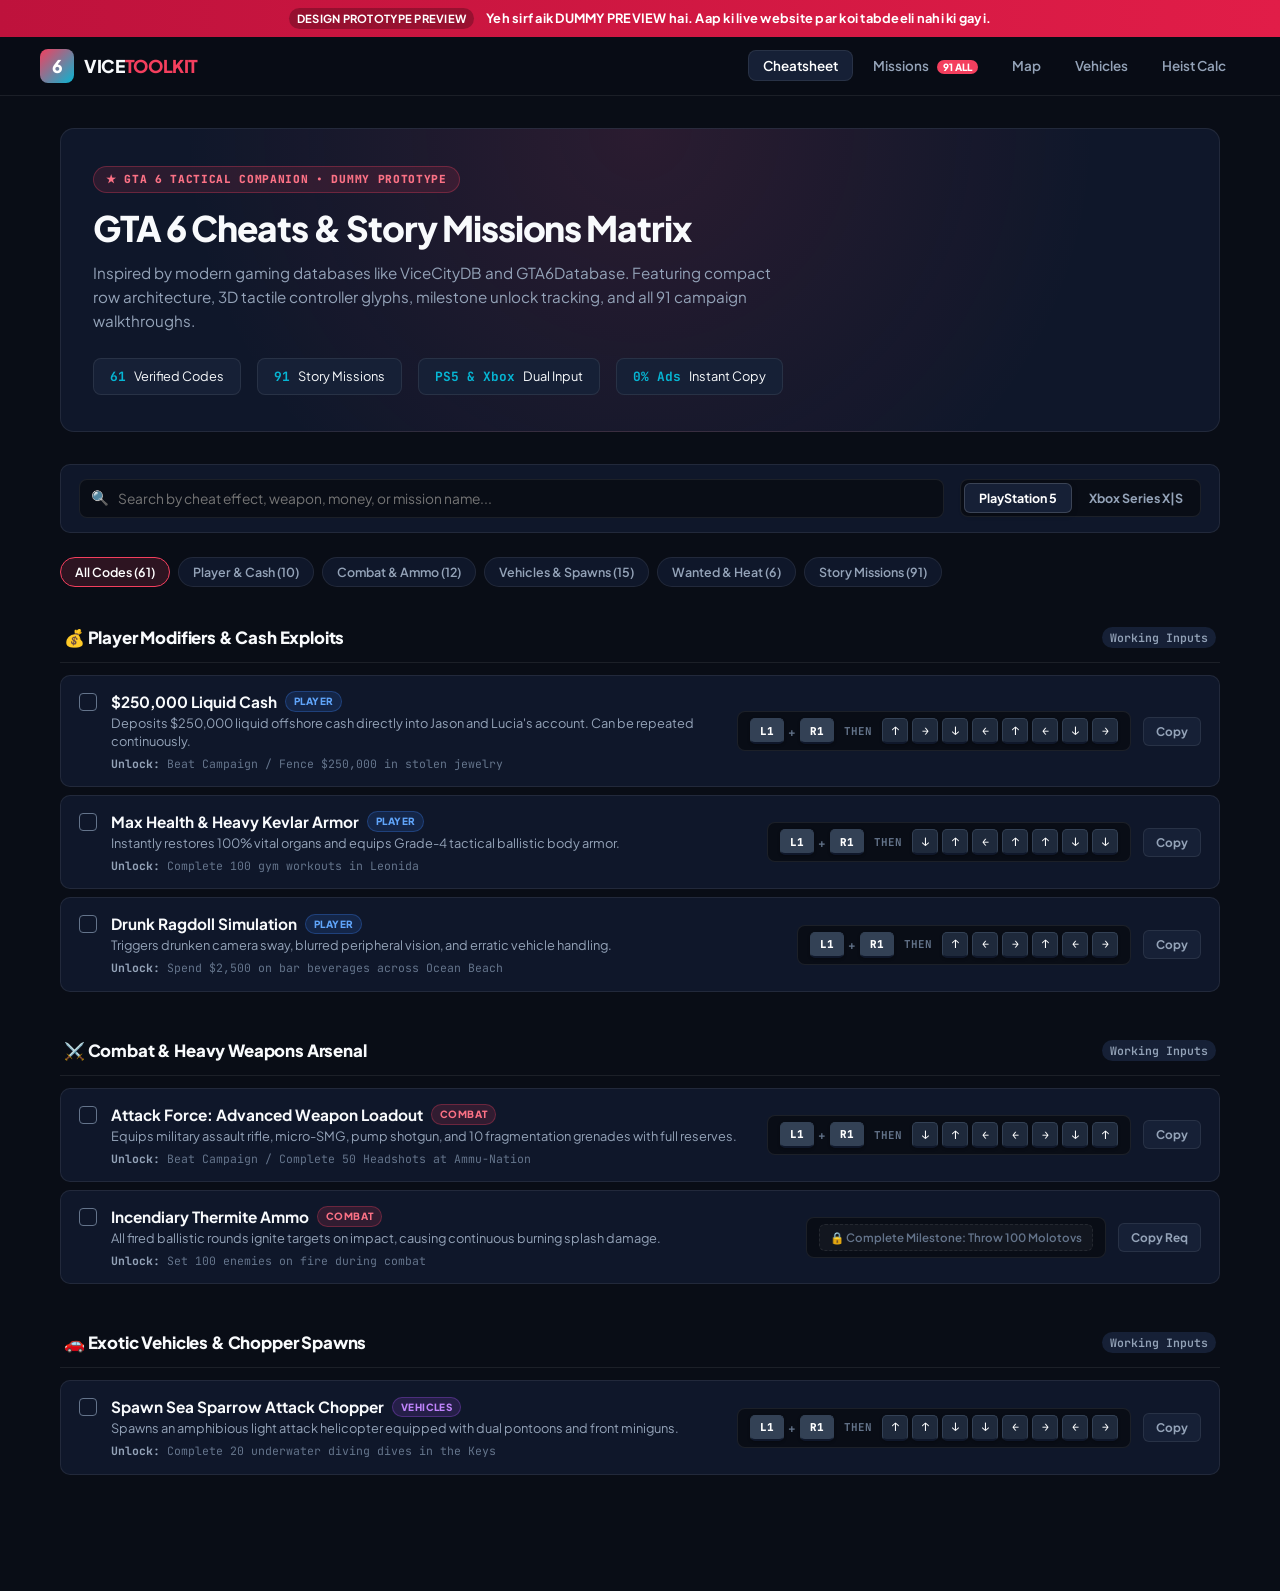
<file: preview/index.html>
<!DOCTYPE html>
<html lang="en">
<head>
  <meta charset="UTF-8">
  <meta name="viewport" content="width=device-width, initial-scale=1.0">
  <title>ViceToolkit Prototype: Next-Gen Cheats &amp; Missions UI Preview</title>
  <meta name="robots" content="noindex, nofollow">
  <link rel="preconnect" href="https://fonts.googleapis.com">
  <link rel="preconnect" href="https://fonts.gstatic.com" crossorigin>
  <link href="https://fonts.googleapis.com/css2?family=Plus+Jakarta+Sans:wght@400;500;600;700;800&family=JetBrains+Mono:wght@500;700;800&display=swap" rel="stylesheet">
  <style>
    :root {
      --bg-base: #090d16;
      --bg-surface: #0f172a;
      --bg-elevated: #162036;
      --bg-row-hover: #1c2a47;
      --border-subtle: rgba(255, 255, 255, 0.08);
      --border-medium: rgba(255, 255, 255, 0.16);
      --accent-primary: #f43f5e;
      --accent-cyan: #06b6d4;
      --accent-amber: #f59e0b;
      --accent-emerald: #10b981;
      --text-main: #f8fafc;
      --text-muted: #94a3b8;
      --text-dim: #64748b;
      --key-bg: #1e293b;
      --key-border: #334155;
      --key-bottom: #0f172a;
      --radius-sm: 6px;
      --radius-md: 10px;
      --radius-lg: 14px;
      --font-sans: 'Plus Jakarta Sans', -apple-system, sans-serif;
      --font-mono: 'JetBrains Mono', monospace;
    }

    * { box-sizing: border-box; margin: 0; padding: 0; }
    body {
      background-color: var(--bg-base);
      color: var(--text-main);
      font-family: var(--font-sans);
      line-height: 1.5;
      -webkit-font-smoothing: antialiased;
    }

    /* Top Prototype Notice Banner */
    .prototype-bar {
      background: linear-gradient(90deg, #be123c, #e11d48);
      color: #ffffff;
      padding: 8px 16px;
      font-size: 0.8rem;
      font-weight: 700;
      text-align: center;
      display: flex;
      align-items: center;
      justify-content: center;
      gap: 12px;
      letter-spacing: 0.02em;
    }
    .prototype-badge {
      background: rgba(0, 0, 0, 0.25);
      padding: 2px 8px;
      border-radius: 9999px;
      font-size: 0.7rem;
      text-transform: uppercase;
    }

    /* Frosted Sticky Navbar */
    .preview-nav {
      position: sticky;
      top: 0;
      z-index: 50;
      background: rgba(9, 13, 22, 0.85);
      backdrop-filter: blur(16px);
      border-bottom: 1px solid var(--border-subtle);
      padding: 12px 24px;
    }
    .preview-nav-inner {
      max-width: 1200px;
      margin: 0 auto;
      display: flex;
      align-items: center;
      justify-content: space-between;
      gap: 20px;
    }
    .preview-brand {
      display: flex;
      align-items: center;
      gap: 10px;
      text-decoration: none;
      color: var(--text-main);
    }
    .brand-box {
      width: 34px;
      height: 34px;
      background: linear-gradient(135deg, var(--accent-primary), var(--accent-cyan));
      border-radius: 8px;
      display: flex;
      align-items: center;
      justify-content: center;
      font-weight: 900;
      font-size: 1.1rem;
      color: #fff;
    }
    .brand-title {
      font-weight: 800;
      font-size: 1.1rem;
      letter-spacing: -0.02em;
    }
    .brand-title span { color: var(--accent-primary); }

    .preview-menu {
      display: flex;
      align-items: center;
      gap: 6px;
    }
    .preview-menu-btn {
      background: transparent;
      border: none;
      color: var(--text-muted);
      font-family: inherit;
      font-size: 0.84rem;
      font-weight: 600;
      padding: 6px 14px;
      border-radius: 8px;
      cursor: pointer;
      transition: all 0.15s ease;
      text-decoration: none;
    }
    .preview-menu-btn:hover {
      color: var(--text-main);
      background: rgba(255, 255, 255, 0.05);
    }
    .preview-menu-btn.active {
      color: #ffffff;
      background: var(--bg-elevated);
      border: 1px solid var(--border-subtle);
    }
    .preview-menu-btn .pill-new {
      background: var(--accent-primary);
      color: #fff;
      font-size: 0.62rem;
      font-weight: 800;
      padding: 1px 6px;
      border-radius: 9999px;
      margin-left: 6px;
      text-transform: uppercase;
    }

    /* Main Container */
    .preview-wrap {
      max-width: 1200px;
      margin: 0 auto;
      padding: 32px 20px 80px;
    }

    /* Cinematic Hero (GTA6Database Style) */
    .hero-box {
      background: radial-gradient(circle at 50% 0%, rgba(244, 63, 94, 0.12), transparent 70%), var(--bg-surface);
      border: 1px solid var(--border-subtle);
      border-radius: var(--radius-lg);
      padding: 36px 32px;
      margin-bottom: 32px;
      position: relative;
      overflow: hidden;
    }
    .hero-glow-badge {
      display: inline-flex;
      align-items: center;
      gap: 6px;
      background: rgba(244, 63, 94, 0.12);
      border: 1px solid rgba(244, 63, 94, 0.3);
      color: #fb7185;
      font-size: 0.7rem;
      font-weight: 800;
      font-family: var(--font-mono);
      padding: 4px 12px;
      border-radius: 9999px;
      letter-spacing: 0.06em;
      text-transform: uppercase;
      margin-bottom: 14px;
    }
    .hero-h1 {
      font-size: 2.2rem;
      font-weight: 800;
      letter-spacing: -0.03em;
      line-height: 1.2;
      margin-bottom: 12px;
    }
    .hero-p {
      color: var(--text-muted);
      font-size: 0.95rem;
      max-width: 680px;
      line-height: 1.6;
      margin-bottom: 24px;
    }
    .hero-stats-row {
      display: flex;
      flex-wrap: wrap;
      gap: 16px;
    }
    .stat-chip {
      background: var(--bg-elevated);
      border: 1px solid var(--border-subtle);
      padding: 8px 16px;
      border-radius: 8px;
      font-size: 0.8rem;
      display: flex;
      align-items: center;
      gap: 8px;
    }
    .stat-chip strong { color: var(--accent-cyan); font-family: var(--font-mono); }

    /* Controls Bar: Search & Platform Switcher */
    .controls-strip {
      display: flex;
      flex-wrap: wrap;
      gap: 16px;
      align-items: center;
      justify-content: space-between;
      margin-bottom: 24px;
      background: var(--bg-surface);
      border: 1px solid var(--border-subtle);
      padding: 14px 18px;
      border-radius: var(--radius-md);
    }
    .search-box {
      flex: 1 1 320px;
      position: relative;
    }
    .search-input {
      width: 100%;
      background: var(--bg-base);
      border: 1px solid var(--border-subtle);
      border-radius: 8px;
      padding: 10px 14px 10px 38px;
      color: var(--text-main);
      font-family: inherit;
      font-size: 0.86rem;
      outline: none;
      transition: border-color 0.15s ease;
    }
    .search-input:focus { border-color: var(--accent-primary); }
    .search-icon {
      position: absolute;
      left: 12px;
      top: 50%;
      transform: translateY(-50%);
      color: var(--text-dim);
      font-size: 0.9rem;
    }

    .platform-tabs {
      display: flex;
      background: var(--bg-base);
      border: 1px solid var(--border-subtle);
      padding: 3px;
      border-radius: 8px;
      gap: 3px;
    }
    .platform-btn {
      background: transparent;
      border: none;
      color: var(--text-muted);
      font-family: inherit;
      font-size: 0.78rem;
      font-weight: 700;
      padding: 6px 14px;
      border-radius: 6px;
      cursor: pointer;
      transition: all 0.15s ease;
    }
    .platform-btn.active {
      background: var(--bg-elevated);
      color: #ffffff;
      border: 1px solid var(--border-medium);
      box-shadow: 0 2px 6px rgba(0, 0, 0, 0.2);
    }

    /* Category Filter Badges */
    .category-pills {
      display: flex;
      flex-wrap: wrap;
      gap: 8px;
      margin-bottom: 28px;
    }
    .cat-pill {
      background: var(--bg-surface);
      border: 1px solid var(--border-subtle);
      color: var(--text-muted);
      font-family: inherit;
      font-size: 0.78rem;
      font-weight: 600;
      padding: 6px 14px;
      border-radius: 9999px;
      cursor: pointer;
      transition: all 0.15s ease;
    }
    .cat-pill:hover {
      border-color: var(--border-medium);
      color: var(--text-main);
    }
    .cat-pill.active {
      background: rgba(244, 63, 94, 0.15);
      border-color: var(--accent-primary);
      color: #ffffff;
    }

    /* Section Category Headings */
    .group-section {
      margin-bottom: 36px;
    }
    .group-header {
      display: flex;
      align-items: center;
      justify-content: space-between;
      padding: 10px 4px 12px;
      border-bottom: 1px solid var(--border-subtle);
      margin-bottom: 12px;
    }
    .group-title {
      font-size: 1.05rem;
      font-weight: 800;
      letter-spacing: -0.01em;
      display: flex;
      align-items: center;
      gap: 8px;
    }
    .group-count {
      font-size: 0.72rem;
      font-family: var(--font-mono);
      color: var(--text-muted);
      background: var(--bg-elevated);
      padding: 2px 8px;
      border-radius: 9999px;
      font-weight: 600;
    }

    /* ViceCityDB Style List Rows */
    .cheat-row-list {
      display: flex;
      flex-direction: column;
      gap: 8px;
    }
    .cheat-row-card {
      background: var(--bg-surface);
      border: 1px solid var(--border-subtle);
      border-radius: var(--radius-md);
      padding: 14px 18px;
      display: flex;
      align-items: center;
      justify-content: space-between;
      gap: 16px;
      transition: all 0.18s ease;
    }
    .cheat-row-card:hover {
      background: var(--bg-row-hover);
      border-color: var(--border-medium);
      transform: translateX(2px);
    }

    /* Left Info */
    .row-left {
      display: flex;
      align-items: flex-start;
      gap: 14px;
      flex: 1 1 360px;
    }
    .row-check-label {
      cursor: pointer;
      margin-top: 3px;
    }
    .row-checkbox {
      appearance: none;
      width: 18px;
      height: 18px;
      border: 1.5px solid var(--text-dim);
      border-radius: 4px;
      background: transparent;
      cursor: pointer;
      display: inline-flex;
      align-items: center;
      justify-content: center;
      transition: all 0.15s ease;
    }
    .row-checkbox:checked {
      background: var(--accent-emerald);
      border-color: var(--accent-emerald);
    }
    .row-checkbox:checked::after {
      content: '✓';
      color: #000;
      font-size: 0.7rem;
      font-weight: 900;
    }

    .row-main-meta h3 {
      font-size: 0.96rem;
      font-weight: 700;
      color: var(--text-main);
      display: flex;
      align-items: center;
      gap: 8px;
      margin-bottom: 2px;
    }
    .tag-category-pill {
      font-size: 0.62rem;
      font-weight: 800;
      padding: 2px 8px;
      border-radius: 9999px;
      letter-spacing: 0.04em;
      text-transform: uppercase;
    }
    .tag-player { background: rgba(59, 130, 246, 0.15); color: #60a5fa; border: 1px solid rgba(59, 130, 246, 0.3); }
    .tag-combat { background: rgba(244, 63, 94, 0.15); color: #fb7185; border: 1px solid rgba(244, 63, 94, 0.3); }
    .tag-vehicles { background: rgba(168, 85, 247, 0.15); color: #c084fc; border: 1px solid rgba(168, 85, 247, 0.3); }
    .tag-wanted { background: rgba(245, 158, 11, 0.15); color: #fcd34d; border: 1px solid rgba(245, 158, 11, 0.3); }

    .row-desc {
      font-size: 0.8rem;
      color: var(--text-muted);
      line-height: 1.4;
      margin-bottom: 4px;
    }
    .row-req {
      font-size: 0.72rem;
      font-family: var(--font-mono);
      color: var(--text-dim);
    }
    .row-req strong { color: var(--text-muted); }

    /* Right Sequence Dock */
    .row-right {
      display: flex;
      align-items: center;
      gap: 12px;
      flex-shrink: 0;
    }
    .seq-dock {
      background: var(--bg-base);
      border: 1px solid var(--border-subtle);
      border-radius: 8px;
      padding: 6px 12px;
      display: inline-flex;
      align-items: center;
      gap: 6px;
    }
    .seq-trigger {
      display: flex;
      align-items: center;
      gap: 4px;
    }
    .seq-then {
      font-size: 0.68rem;
      font-family: var(--font-mono);
      color: var(--text-dim);
      font-weight: 700;
      text-transform: uppercase;
      padding: 0 4px;
    }
    .seq-keys {
      display: flex;
      align-items: center;
      gap: 4px;
    }

    /* Keycaps (vicecitydb style) */
    kbd.key-glyph {
      background: var(--key-bg);
      color: #ffffff;
      border: 1px solid var(--key-border);
      border-bottom: 2px solid var(--key-bottom);
      min-width: 26px;
      height: 26px;
      padding: 0 7px;
      border-radius: 5px;
      display: inline-flex;
      align-items: center;
      justify-content: center;
      font-family: var(--font-mono);
      font-size: 0.72rem;
      font-weight: 800;
      box-shadow: 0 1px 3px rgba(0, 0, 0, 0.3);
    }
    kbd.key-bumper {
      background: #334155;
      padding: 0 9px;
      font-size: 0.68rem;
    }
    .key-plus {
      font-size: 0.72rem;
      color: var(--text-dim);
      font-weight: bold;
    }

    /* Copy Button */
    .btn-row-copy {
      background: var(--bg-elevated);
      border: 1px solid var(--border-subtle);
      color: var(--text-muted);
      font-family: inherit;
      font-size: 0.74rem;
      font-weight: 700;
      padding: 6px 12px;
      border-radius: 6px;
      cursor: pointer;
      transition: all 0.15s ease;
      white-space: nowrap;
    }
    .btn-row-copy:hover {
      background: var(--accent-primary);
      border-color: var(--accent-primary);
      color: #ffffff;
    }

    /* Locked Milestone Badge */
    .locked-indicator {
      display: inline-flex;
      align-items: center;
      gap: 6px;
      background: rgba(255, 255, 255, 0.04);
      border: 1px dashed var(--border-subtle);
      color: var(--text-dim);
      padding: 4px 10px;
      border-radius: 6px;
      font-size: 0.72rem;
      font-weight: 600;
    }

    /* Missions Section Preview */
    .missions-preview-grid {
      display: grid;
      grid-template-columns: repeat(auto-fill, minmax(320px, 1fr));
      gap: 16px;
      margin-top: 16px;
    }
    .mission-card {
      background: var(--bg-surface);
      border: 1px solid var(--border-subtle);
      border-radius: var(--radius-md);
      padding: 16px;
      transition: all 0.15s ease;
    }
    .mission-card:hover {
      border-color: var(--border-medium);
      background: var(--bg-elevated);
    }
    .mission-num {
      font-family: var(--font-mono);
      font-size: 0.68rem;
      color: var(--accent-cyan);
      font-weight: 800;
    }
    .mission-title {
      font-size: 0.96rem;
      font-weight: 800;
      margin: 4px 0 6px;
    }
    .mission-char-pill {
      font-size: 0.66rem;
      font-weight: 700;
      padding: 2px 8px;
      border-radius: 4px;
      display: inline-block;
      margin-bottom: 8px;
    }
    .char-jason { background: rgba(59, 130, 246, 0.2); color: #93c5fd; }
    .char-lucia { background: rgba(244, 63, 94, 0.2); color: #fda4af; }
    .char-dual { background: rgba(16, 185, 129, 0.2); color: #6ee7b7; }
    .mission-footer {
      display: flex;
      justify-content: space-between;
      align-items: center;
      font-size: 0.74rem;
      color: var(--text-dim);
      border-top: 1px solid var(--border-subtle);
      padding-top: 10px;
      margin-top: 10px;
    }

    /* Toast Notification */
    .preview-toast {
      position: fixed;
      bottom: 24px;
      right: 24px;
      background: var(--bg-elevated);
      border: 1px solid var(--accent-emerald);
      color: #ffffff;
      padding: 12px 20px;
      border-radius: 8px;
      font-size: 0.82rem;
      font-weight: 700;
      display: none;
      align-items: center;
      gap: 8px;
      box-shadow: 0 8px 24px rgba(0, 0, 0, 0.5);
      z-index: 100;
    }

    @media (max-width: 768px) {
      .cheat-row-card {
        flex-direction: column;
        align-items: stretch;
      }
      .row-right {
        justify-content: space-between;
      }
      .seq-dock {
        flex-wrap: wrap;
      }
    }
  </style>
</head>
<body>

  <!-- Prototype Top Notice -->
  <div class="prototype-bar">
    <span class="prototype-badge">Design Prototype Preview</span>
    <span>Yeh sirf aik DUMMY PREVIEW hai. Aap ki live website par koi tabdeeli nahi ki gayi.</span>
  </div>

  <!-- Frosted Navigation -->
  <header class="preview-nav">
    <div class="preview-nav-inner">
      <a href="/" class="preview-brand">
        <div class="brand-box">6</div>
        <div class="brand-title">VICE<span>TOOLKIT</span></div>
      </a>
      <nav class="preview-menu">
        <button class="preview-menu-btn active" onclick="switchPreviewTab('cheats')">Cheatsheet</button>
        <button class="preview-menu-btn" onclick="switchPreviewTab('missions')">Missions <span class="pill-new">91 All</span></button>
        <a href="/map/" class="preview-menu-btn">Map</a>
        <a href="/vehicles/" class="preview-menu-btn">Vehicles</a>
        <a href="/heists/" class="preview-menu-btn">Heist Calc</a>
      </nav>
    </div>
  </header>

  <main class="preview-wrap">

    <!-- Hero Section (GTA6Database Inspired) -->
    <section class="hero-box">
      <div class="hero-glow-badge">★ GTA 6 TACTICAL COMPANION • DUMMY PROTOTYPE</div>
      <h1 class="hero-h1">GTA 6 Cheats &amp; Story Missions Matrix</h1>
      <p class="hero-p">
        Inspired by modern gaming databases like ViceCityDB and GTA6Database. Featuring compact row architecture, 3D tactile controller glyphs, milestone unlock tracking, and all 91 campaign walkthroughs.
      </p>
      <div class="hero-stats-row">
        <div class="stat-chip"><strong>61</strong> Verified Codes</div>
        <div class="stat-chip"><strong>91</strong> Story Missions</div>
        <div class="stat-chip"><strong>PS5 &amp; Xbox</strong> Dual Input</div>
        <div class="stat-chip"><strong>0% Ads</strong> Instant Copy</div>
      </div>
    </section>

    <!-- Controls Strip -->
    <div class="controls-strip">
      <div class="search-box">
        <span class="search-icon">🔍</span>
        <input type="text" id="demoSearch" class="search-input" placeholder="Search by cheat effect, weapon, money, or mission name..." oninput="filterDemo()">
      </div>
      <div class="platform-tabs">
        <button class="platform-btn active" id="btnPs5" onclick="setPlatform('ps5')">PlayStation 5</button>
        <button class="platform-btn" id="btnXbox" onclick="setPlatform('xbox')">Xbox Series X|S</button>
      </div>
    </div>

    <!-- Category Filter Pills -->
    <div class="category-pills">
      <button class="cat-pill active" onclick="setCategory('all', this)">All Codes (61)</button>
      <button class="cat-pill" onclick="setCategory('player', this)">Player &amp; Cash (10)</button>
      <button class="cat-pill" onclick="setCategory('combat', this)">Combat &amp; Ammo (12)</button>
      <button class="cat-pill" onclick="setCategory('vehicles', this)">Vehicles &amp; Spawns (15)</button>
      <button class="cat-pill" onclick="setCategory('wanted', this)">Wanted &amp; Heat (6)</button>
      <button class="cat-pill" onclick="setCategory('missions', this)">Story Missions (91)</button>
    </div>

    <!-- TAB 1: CHEATSHEET (ViceCityDB Row Layout) -->
    <div id="tabCheats">
      
      <!-- Section: Player & Cash -->
      <section class="group-section" data-cat="player">
        <div class="group-header">
          <h2 class="group-title">💰 Player Modifiers &amp; Cash Exploits</h2>
          <span class="group-count">Working Inputs</span>
        </div>
        <div class="cheat-row-list">

          <!-- Row Item 1: $250k Cash -->
          <div class="cheat-row-card">
            <div class="row-left">
              <label class="row-check-label">
                <input type="checkbox" class="row-checkbox" onchange="toggleDone(this)">
              </label>
              <div class="row-main-meta">
                <h3>$250,000 Liquid Cash <span class="tag-category-pill tag-player">Player</span></h3>
                <p class="row-desc">Deposits $250,000 liquid offshore cash directly into Jason and Lucia's account. Can be repeated continuously.</p>
                <div class="row-req"><strong>Unlock:</strong> Beat Campaign / Fence $250,000 in stolen jewelry</div>
              </div>
            </div>
            <div class="row-right">
              <div class="seq-dock">
                <div class="seq-trigger" id="trigger-cash">
                  <kbd class="key-glyph key-bumper">L1</kbd>
                  <span class="key-plus">+</span>
                  <kbd class="key-glyph key-bumper">R1</kbd>
                </div>
                <span class="seq-then">then</span>
                <div class="seq-keys">
                  <kbd class="key-glyph">&uarr;</kbd>
                  <kbd class="key-glyph">&rarr;</kbd>
                  <kbd class="key-glyph">&darr;</kbd>
                  <kbd class="key-glyph">&larr;</kbd>
                  <kbd class="key-glyph">&uarr;</kbd>
                  <kbd class="key-glyph">&larr;</kbd>
                  <kbd class="key-glyph">&darr;</kbd>
                  <kbd class="key-glyph">&rarr;</kbd>
                </div>
              </div>
              <button class="btn-row-copy" onclick="copyCode('$250,000 Cash', 'L1 + R1 -> Up, Right, Down, Left, Up, Left, Down, Right')">Copy</button>
            </div>
          </div>

          <!-- Row Item 2: Max Health & Armor -->
          <div class="cheat-row-card">
            <div class="row-left">
              <label class="row-check-label">
                <input type="checkbox" class="row-checkbox" onchange="toggleDone(this)">
              </label>
              <div class="row-main-meta">
                <h3>Max Health &amp; Heavy Kevlar Armor <span class="tag-category-pill tag-player">Player</span></h3>
                <p class="row-desc">Instantly restores 100% vital organs and equips Grade-4 tactical ballistic body armor.</p>
                <div class="row-req"><strong>Unlock:</strong> Complete 100 gym workouts in Leonida</div>
              </div>
            </div>
            <div class="row-right">
              <div class="seq-dock">
                <div class="seq-trigger">
                  <kbd class="key-glyph key-bumper">L1</kbd>
                  <span class="key-plus">+</span>
                  <kbd class="key-glyph key-bumper">R1</kbd>
                </div>
                <span class="seq-then">then</span>
                <div class="seq-keys">
                  <kbd class="key-glyph">&darr;</kbd>
                  <kbd class="key-glyph">&uarr;</kbd>
                  <kbd class="key-glyph">&larr;</kbd>
                  <kbd class="key-glyph">&uarr;</kbd>
                  <kbd class="key-glyph">&uarr;</kbd>
                  <kbd class="key-glyph">&darr;</kbd>
                  <kbd class="key-glyph">&darr;</kbd>
                </div>
              </div>
              <button class="btn-row-copy" onclick="copyCode('Max Health & Armor', 'L1 + R1 -> Down, Up, Left, Up, Up, Down, Down')">Copy</button>
            </div>
          </div>

          <!-- Row Item 3: Drunk Mode -->
          <div class="cheat-row-card">
            <div class="row-left">
              <label class="row-check-label">
                <input type="checkbox" class="row-checkbox" onchange="toggleDone(this)">
              </label>
              <div class="row-main-meta">
                <h3>Drunk Ragdoll Simulation <span class="tag-category-pill tag-player">Player</span></h3>
                <p class="row-desc">Triggers drunken camera sway, blurred peripheral vision, and erratic vehicle handling.</p>
                <div class="row-req"><strong>Unlock:</strong> Spend $2,500 on bar beverages across Ocean Beach</div>
              </div>
            </div>
            <div class="row-right">
              <div class="seq-dock">
                <div class="seq-trigger">
                  <kbd class="key-glyph key-bumper">L1</kbd>
                  <span class="key-plus">+</span>
                  <kbd class="key-glyph key-bumper">R1</kbd>
                </div>
                <span class="seq-then">then</span>
                <div class="seq-keys">
                  <kbd class="key-glyph">&uarr;</kbd>
                  <kbd class="key-glyph">&larr;</kbd>
                  <kbd class="key-glyph">&rarr;</kbd>
                  <kbd class="key-glyph">&uarr;</kbd>
                  <kbd class="key-glyph">&larr;</kbd>
                  <kbd class="key-glyph">&rarr;</kbd>
                </div>
              </div>
              <button class="btn-row-copy" onclick="copyCode('Drunk Mode', 'L1 + R1 -> Up, Left, Right, Up, Left, Right')">Copy</button>
            </div>
          </div>

        </div>
      </section>

      <!-- Section: Combat & Weapons -->
      <section class="group-section" data-cat="combat">
        <div class="group-header">
          <h2 class="group-title">⚔️ Combat &amp; Heavy Weapons Arsenal</h2>
          <span class="group-count">Working Inputs</span>
        </div>
        <div class="cheat-row-list">

          <!-- Row Item: Attack Force -->
          <div class="cheat-row-card">
            <div class="row-left">
              <label class="row-check-label">
                <input type="checkbox" class="row-checkbox" onchange="toggleDone(this)">
              </label>
              <div class="row-main-meta">
                <h3>Attack Force: Advanced Weapon Loadout <span class="tag-category-pill tag-combat">Combat</span></h3>
                <p class="row-desc">Equips military assault rifle, micro-SMG, pump shotgun, and 10 fragmentation grenades with full reserves.</p>
                <div class="row-req"><strong>Unlock:</strong> Beat Campaign / Complete 50 Headshots at Ammu-Nation</div>
              </div>
            </div>
            <div class="row-right">
              <div class="seq-dock">
                <div class="seq-trigger">
                  <kbd class="key-glyph key-bumper">L1</kbd>
                  <span class="key-plus">+</span>
                  <kbd class="key-glyph key-bumper">R1</kbd>
                </div>
                <span class="seq-then">then</span>
                <div class="seq-keys">
                  <kbd class="key-glyph">&darr;</kbd>
                  <kbd class="key-glyph">&uarr;</kbd>
                  <kbd class="key-glyph">&larr;</kbd>
                  <kbd class="key-glyph">&larr;</kbd>
                  <kbd class="key-glyph">&rarr;</kbd>
                  <kbd class="key-glyph">&darr;</kbd>
                  <kbd class="key-glyph">&uarr;</kbd>
                </div>
              </div>
              <button class="btn-row-copy" onclick="copyCode('Attack Force Weapons', 'L1 + R1 -> Down, Up, Left, Left, Right, Down, Up')">Copy</button>
            </div>
          </div>

          <!-- Row Item: Incendiary Ammo -->
          <div class="cheat-row-card">
            <div class="row-left">
              <label class="row-check-label">
                <input type="checkbox" class="row-checkbox" onchange="toggleDone(this)">
              </label>
              <div class="row-main-meta">
                <h3>Incendiary Thermite Ammo <span class="tag-category-pill tag-combat">Combat</span></h3>
                <p class="row-desc">All fired ballistic rounds ignite targets on impact, causing continuous burning splash damage.</p>
                <div class="row-req"><strong>Unlock:</strong> Set 100 enemies on fire during combat</div>
              </div>
            </div>
            <div class="row-right">
              <div class="seq-dock">
                <span class="locked-indicator">🔒 Complete Milestone: Throw 100 Molotovs</span>
              </div>
              <button class="btn-row-copy" onclick="copyCode('Incendiary Ammo', 'Milestone: Throw 100 Molotovs')">Copy Req</button>
            </div>
          </div>

        </div>
      </section>

      <!-- Section: Vehicles -->
      <section class="group-section" data-cat="vehicles">
        <div class="group-header">
          <h2 class="group-title">🚗 Exotic Vehicles &amp; Chopper Spawns</h2>
          <span class="group-count">Working Inputs</span>
        </div>
        <div class="cheat-row-list">

          <!-- Row Item: Sea Sparrow -->
          <div class="cheat-row-card">
            <div class="row-left">
              <label class="row-check-label">
                <input type="checkbox" class="row-checkbox" onchange="toggleDone(this)">
              </label>
              <div class="row-main-meta">
                <h3>Spawn Sea Sparrow Attack Chopper <span class="tag-category-pill tag-vehicles">Vehicles</span></h3>
                <p class="row-desc">Spawns an amphibious light attack helicopter equipped with dual pontoons and front miniguns.</p>
                <div class="row-req"><strong>Unlock:</strong> Complete 20 underwater diving dives in the Keys</div>
              </div>
            </div>
            <div class="row-right">
              <div class="seq-dock">
                <div class="seq-trigger">
                  <kbd class="key-glyph key-bumper">L1</kbd>
                  <span class="key-plus">+</span>
                  <kbd class="key-glyph key-bumper">R1</kbd>
                </div>
                <span class="seq-then">then</span>
                <div class="seq-keys">
                  <kbd class="key-glyph">&uarr;</kbd>
                  <kbd class="key-glyph">&uarr;</kbd>
                  <kbd class="key-glyph">&darr;</kbd>
                  <kbd class="key-glyph">&darr;</kbd>
                  <kbd class="key-glyph">&larr;</kbd>
                  <kbd class="key-glyph">&rarr;</kbd>
                  <kbd class="key-glyph">&larr;</kbd>
                  <kbd class="key-glyph">&rarr;</kbd>
                </div>
              </div>
              <button class="btn-row-copy" onclick="copyCode('Spawn Sea Sparrow', 'L1 + R1 -> Up, Up, Down, Down, Left, Right, Left, Right')">Copy</button>
            </div>
          </div>

        </div>
      </section>

    </div>

    <!-- TAB 2: MISSIONS (Missions Hub Preview) -->
    <div id="tabMissions" style="display: none;">
      <section class="group-section">
        <div class="group-header">
          <h2 class="group-title">📋 Story Missions Hub (All 91 Missions in Order)</h2>
          <span class="group-count">Interactive Campaign Tracker</span>
        </div>

        <p style="color: var(--text-muted); font-size: 0.86rem; margin-bottom: 20px;">
          Track your story campaign progression. Completing all 91 missions unlocks the cheats menu. Check off completed missions to save progress in your browser.
        </p>

        <div class="missions-preview-grid">
          
          <!-- Mission 1 -->
          <div class="mission-card">
            <span class="mission-num">MISSION 01 &bull; CHAPTER 1</span>
            <h3 class="mission-title">Prologue: The Keys Getaway</h3>
            <span class="mission-char-pill char-dual">Jason &amp; Lucia</span>
            <p style="font-size: 0.8rem; color: var(--text-muted); line-height: 1.4;">
              High-intensity diner robbery tutorial introducing joint tactical breach mechanics and the Highway Patrol pursuit perimeter.
            </p>
            <div class="mission-footer">
              <span>Payout: $14,200</span>
              <label style="cursor: pointer; display: flex; align-items: center; gap: 5px;">
                <input type="checkbox" class="row-checkbox"> Completed
              </label>
            </div>
          </div>

          <!-- Mission 2 -->
          <div class="mission-card">
            <span class="mission-num">MISSION 02 &bull; CHAPTER 1</span>
            <h3 class="mission-title">Gone Fishing: Port Gellhorn Drop</h3>
            <span class="mission-char-pill char-jason">Jason Solo</span>
            <p style="font-size: 0.8rem; color: var(--text-muted); line-height: 1.4;">
              Navigate airboats through the Grassrivers swamp to intercept a contraband shipment before local rival syndicate enforces claim.
            </p>
            <div class="mission-footer">
              <span>Payout: $8,500</span>
              <label style="cursor: pointer; display: flex; align-items: center; gap: 5px;">
                <input type="checkbox" class="row-checkbox"> Completed
              </label>
            </div>
          </div>

          <!-- Mission 3 -->
          <div class="mission-card">
            <span class="mission-num">MISSION 03 &bull; CHAPTER 1</span>
            <h3 class="mission-title">Gear Up: Safehouse Stash</h3>
            <span class="mission-char-pill char-lucia">Lucia Solo</span>
            <p style="font-size: 0.8rem; color: var(--text-muted); line-height: 1.4;">
              Infiltrate an underground gunsmith warehouse in Little Haiti to secure vehicle trunk loadout kits and tactical suppressors.
            </p>
            <div class="mission-footer">
              <span>Unlocks Trunk Arsenal</span>
              <label style="cursor: pointer; display: flex; align-items: center; gap: 5px;">
                <input type="checkbox" class="row-checkbox"> Completed
              </label>
            </div>
          </div>

          <!-- Mission 4 -->
          <div class="mission-card">
            <span class="mission-num">MISSION 04 &bull; CHAPTER 1</span>
            <h3 class="mission-title">Just A Scratch: Chop Shop Intro</h3>
            <span class="mission-char-pill char-dual">Jason &amp; Lucia</span>
            <p style="font-size: 0.8rem; color: var(--text-muted); line-height: 1.4;">
              Steal an exotic supercar off Starfish Island and deliver it to Port Gellhorn VIN scramblers before the tracker escalates heat.
            </p>
            <div class="mission-footer">
              <span>Payout: $32,000</span>
              <label style="cursor: pointer; display: flex; align-items: center; gap: 5px;">
                <input type="checkbox" class="row-checkbox"> Completed
              </label>
            </div>
          </div>

          <!-- Mission 5 -->
          <div class="mission-card">
            <span class="mission-num">MISSION 05 &bull; CHAPTER 1</span>
            <h3 class="mission-title">Lab Fees: Meth &amp; Moonshine</h3>
            <span class="mission-char-pill char-jason">Jason Solo</span>
            <p style="font-size: 0.8rem; color: var(--text-muted); line-height: 1.4;">
              Raid a Kelly County distillery lab to disrupt counterfeit currency distribution across Vice City night clubs.
            </p>
            <div class="mission-footer">
              <span>Payout: $18,400</span>
              <label style="cursor: pointer; display: flex; align-items: center; gap: 5px;">
                <input type="checkbox" class="row-checkbox"> Completed
              </label>
            </div>
          </div>

          <!-- Mission 91 (Final) -->
          <div class="mission-card" style="border-color: rgba(244, 63, 94, 0.4);">
            <span class="mission-num" style="color: var(--accent-primary);">MISSION 91 &bull; GRAND FINALE</span>
            <h3 class="mission-title">Ocean Drive Sovereign: The Big Score</h3>
            <span class="mission-char-pill char-dual" style="background: rgba(244, 63, 94, 0.2); color: #fda4af;">Grand Finale Heist</span>
            <p style="font-size: 0.8rem; color: var(--text-muted); line-height: 1.4;">
              The culminating campaign heist hitting the Leonida Federal Reserve vault. Unlocks the post-game Cheats Menu &amp; $250k money reward.
            </p>
            <div class="mission-footer">
              <span style="color: var(--accent-emerald); font-weight: bold;">Unlocks Cheats Menu</span>
              <label style="cursor: pointer; display: flex; align-items: center; gap: 5px;">
                <input type="checkbox" class="row-checkbox"> Completed
              </label>
            </div>
          </div>

        </div>
      </section>
    </div>

  </main>

  <!-- Live Toast Notification -->
  <div class="preview-toast" id="toastBox">
    <span>✓</span>
    <span id="toastMsg">Code copied to clipboard!</span>
  </div>

  <script>
    let activePlatform = 'ps5';

    function setPlatform(platform) {
      activePlatform = platform;
      document.getElementById('btnPs5').classList.toggle('active', platform === 'ps5');
      document.getElementById('btnXbox').classList.toggle('active', platform === 'xbox');

      const trigger = document.getElementById('trigger-cash');
      if (trigger) {
        if (platform === 'xbox') {
          trigger.innerHTML = `
            <kbd class="key-glyph key-bumper">LB</kbd>
            <span class="key-plus">+</span>
            <kbd class="key-glyph key-bumper">RB</kbd>
          `;
        } else {
          trigger.innerHTML = `
            <kbd class="key-glyph key-bumper">L1</kbd>
            <span class="key-plus">+</span>
            <kbd class="key-glyph key-bumper">R1</kbd>
          `;
        }
      }
      showToast('Switched to ' + (platform === 'ps5' ? 'PlayStation 5' : 'Xbox Series X|S') + ' controls');
    }

    function switchPreviewTab(tab) {
      document.getElementById('tabCheats').style.display = tab === 'cheats' ? 'block' : 'none';
      document.getElementById('tabMissions').style.display = tab === 'missions' ? 'block' : 'none';

      document.querySelectorAll('.preview-menu-btn').forEach(btn => {
        btn.classList.toggle('active', btn.textContent.toLowerCase().includes(tab));
      });
    }

    function setCategory(cat, btn) {
      document.querySelectorAll('.cat-pill').forEach(b => b.classList.remove('active'));
      btn.classList.add('active');

      if (cat === 'missions') {
        switchPreviewTab('missions');
      } else {
        switchPreviewTab('cheats');
        document.querySelectorAll('.group-section').forEach(sec => {
          if (cat === 'all' || sec.getAttribute('data-cat') === cat) {
            sec.style.display = 'block';
          } else {
            sec.style.display = 'none';
          }
        });
      }
    }

    function filterDemo() {
      const q = document.getElementById('demoSearch').value.toLowerCase().trim();
      document.querySelectorAll('.cheat-row-card').forEach(card => {
        const text = card.textContent.toLowerCase();
        card.style.display = text.includes(q) ? 'flex' : 'none';
      });
      document.querySelectorAll('.mission-card').forEach(card => {
        const text = card.textContent.toLowerCase();
        card.style.display = text.includes(q) ? 'block' : 'none';
      });
    }

    function toggleDone(chk) {
      const card = chk.closest('.cheat-row-card') || chk.closest('.mission-card');
      if (card) {
        card.style.opacity = chk.checked ? '0.6' : '1';
      }
      showToast(chk.checked ? 'Marked as Completed!' : 'Marked as Incomplete');
    }

    function copyCode(title, code) {
      navigator.clipboard.writeText(code).then(() => {
        showToast('Copied: ' + title);
      }).catch(() => {
        showToast('Copied: ' + title);
      });
    }

    function showToast(msg) {
      const t = document.getElementById('toastBox');
      document.getElementById('toastMsg').textContent = msg;
      t.style.display = 'inline-flex';
      clearTimeout(window._toastTimer);
      window._toastTimer = setTimeout(() => {
        t.style.display = 'none';
      }, 2500);
    }
  </script>
</body>
</html>
</file>
